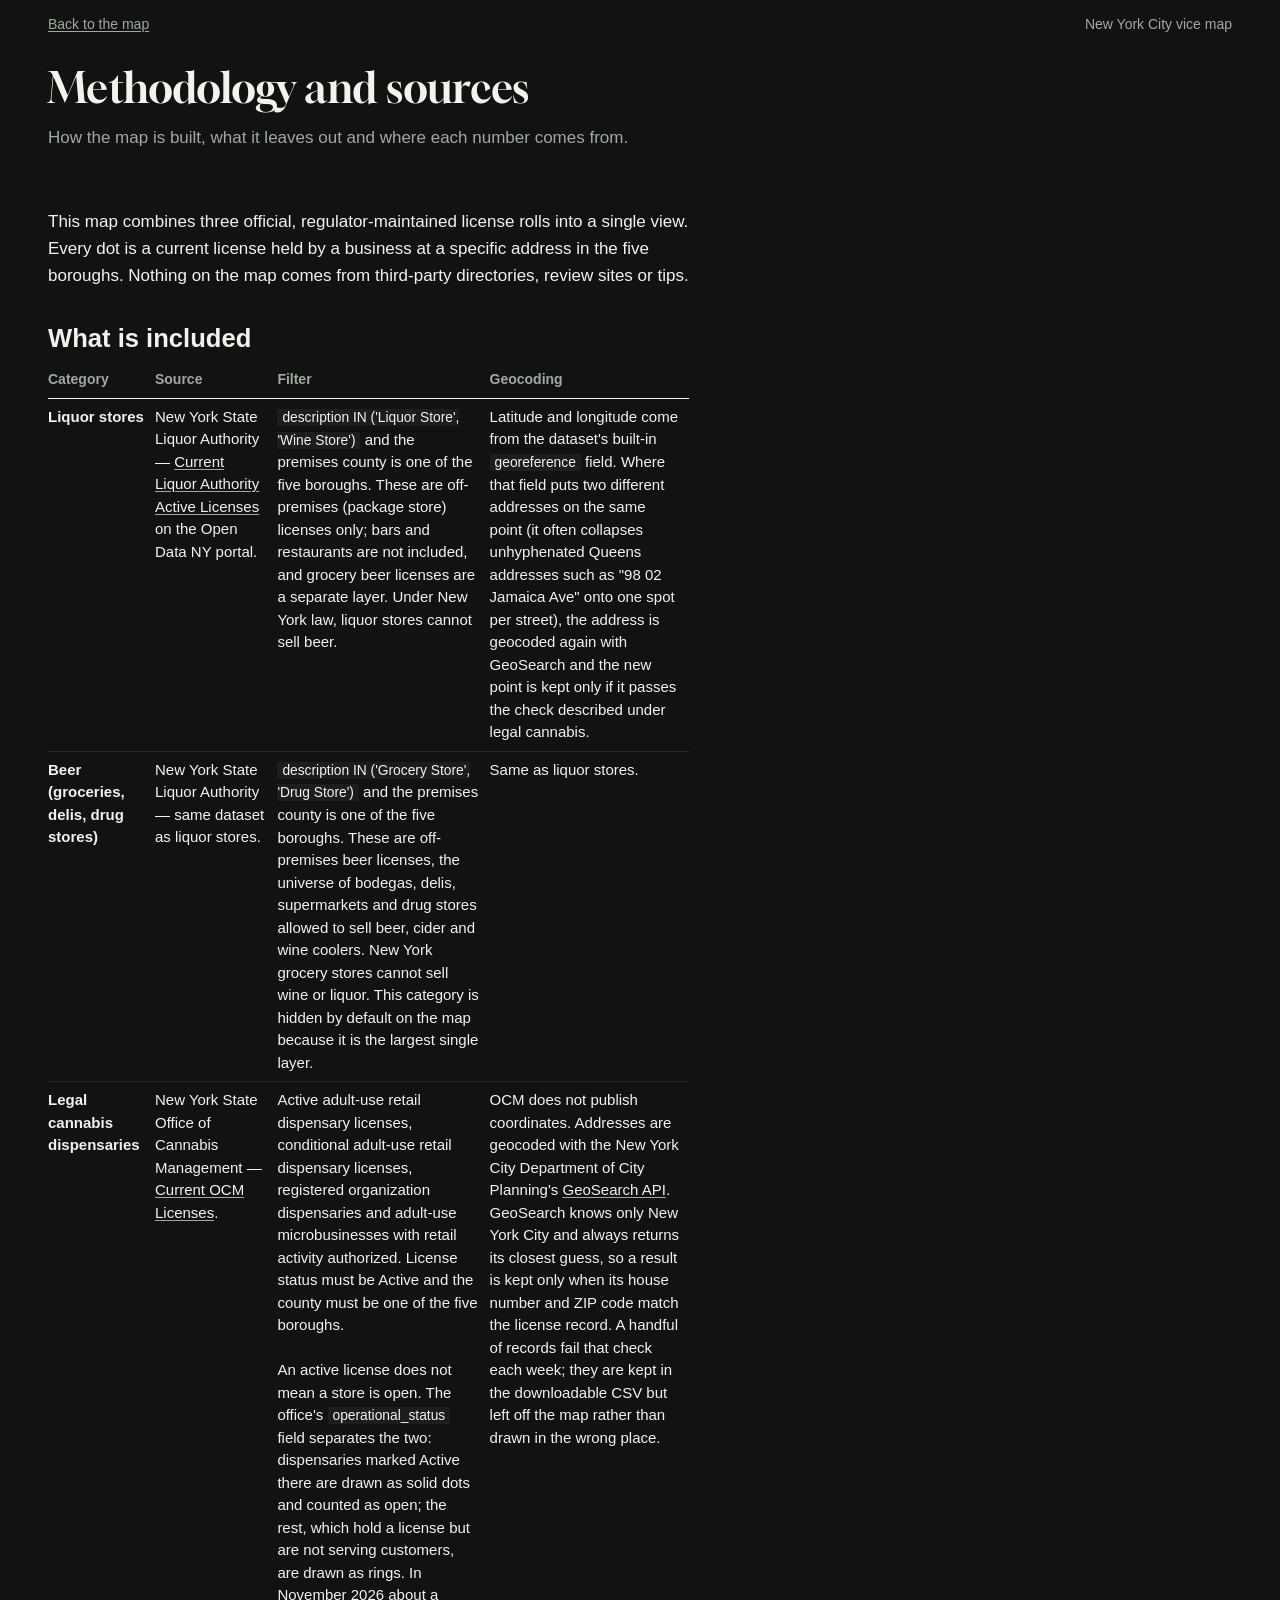
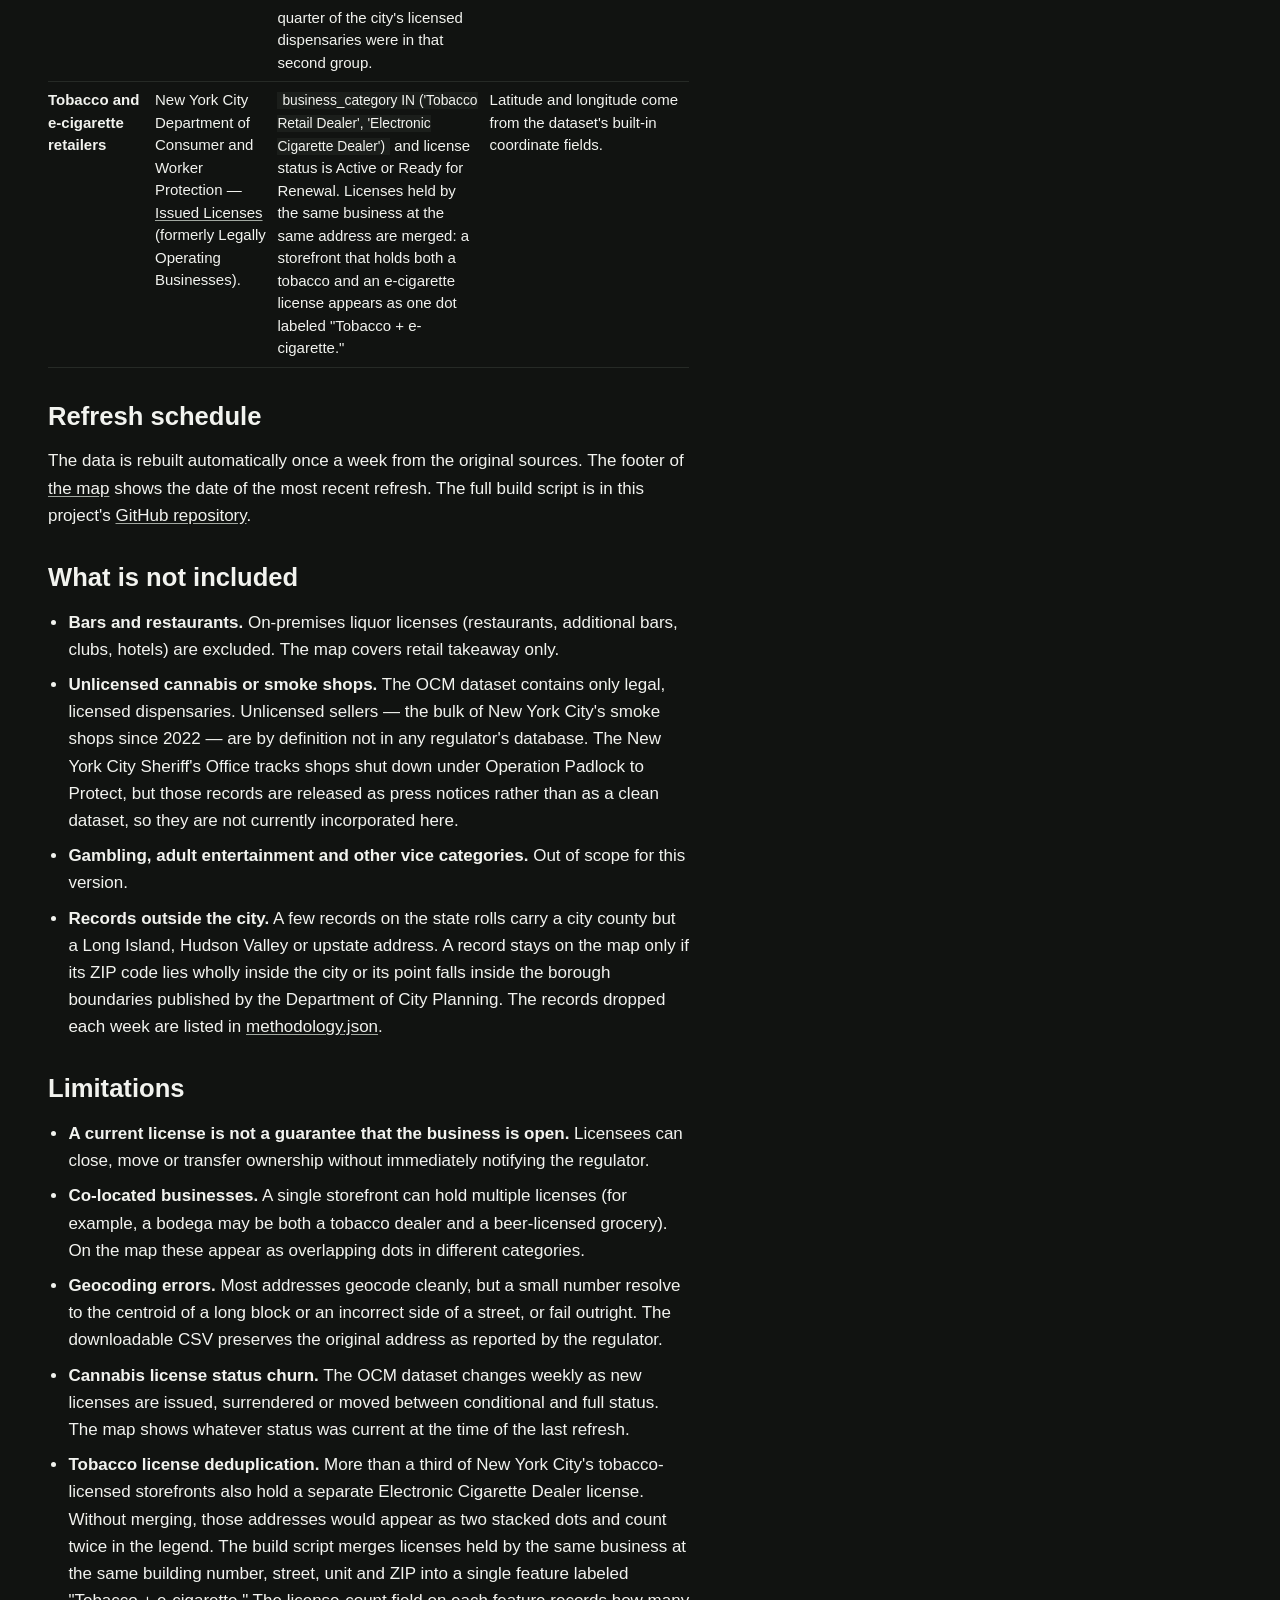
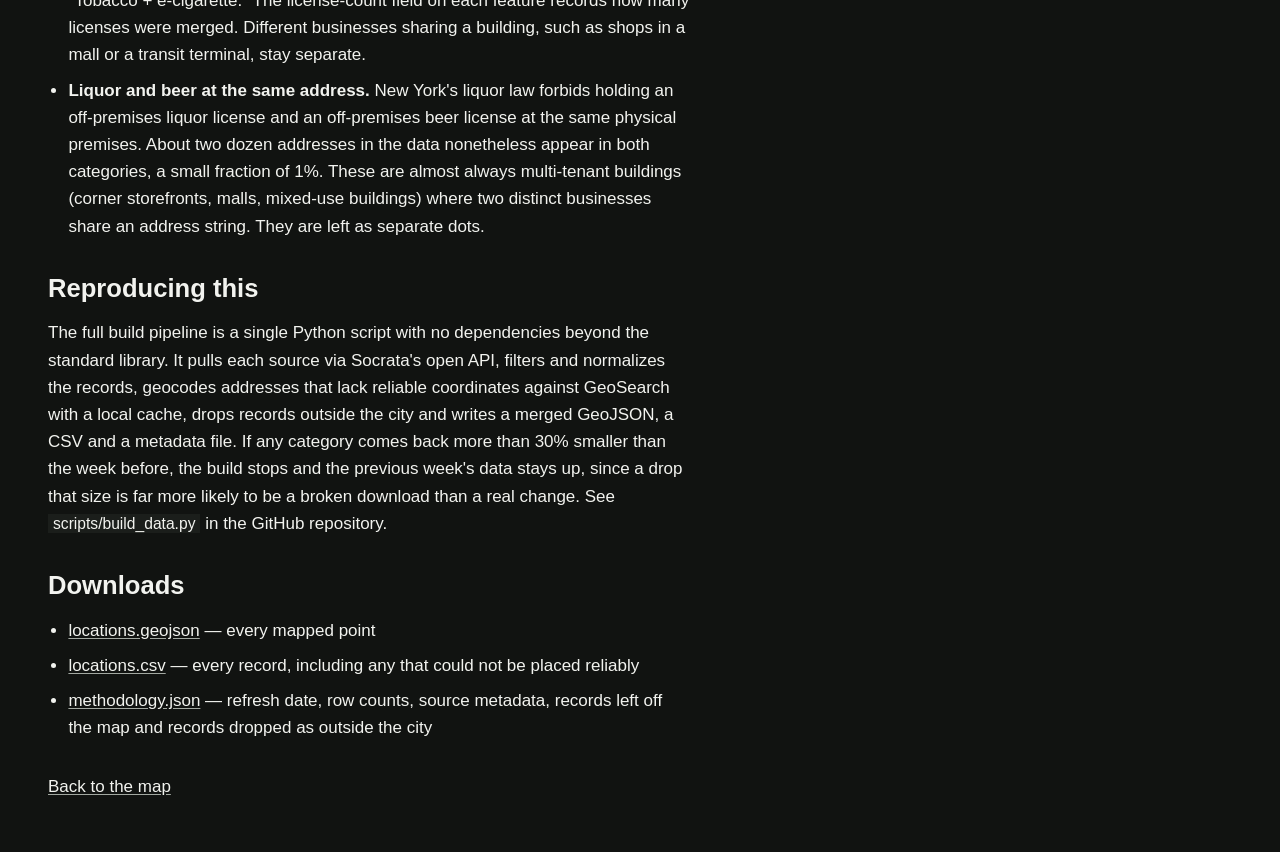
<file: docs/methodology.html>
<!DOCTYPE html>
<html lang="en">
<head>
<meta charset="UTF-8">
<meta name="viewport" content="width=device-width, initial-scale=1.0">
<title>Methodology: New York City vice map</title>
<link rel="preconnect" href="https://fonts.googleapis.com">
<link rel="preconnect" href="https://fonts.gstatic.com" crossorigin>
<link href="https://fonts.googleapis.com/css2?family=Gloock&display=swap" rel="stylesheet">
<link rel="stylesheet" href="assets/house.css?v=20261124">
<link rel="stylesheet" href="assets/styles.css?v=20261124">
</head>
<body>
<div class="sheet">

<div class="strip">
<span><a href="index.html">Back to the map</a></span>
<span>New York City vice map</span>
</div>

<header class="head">
<h1>Methodology and sources</h1>
<p class="lede">How the map is built, what it leaves out and where each number comes from.</p>
</header>

<article class="sec prose">

<p>This map combines three official, regulator-maintained license rolls into a single view. Every dot is a current license held by a business at a specific address in the five boroughs. Nothing on the map comes from third-party directories, review sites or tips.</p>

<h2>What is included</h2>

<div class="tablewrap"><table class="h">
<thead>
<tr><th>Category</th><th>Source</th><th>Filter</th><th>Geocoding</th></tr>
</thead>
<tbody>
<tr>
<td><strong>Liquor stores</strong></td>
<td>New York State Liquor Authority — <a href="https://data.ny.gov/d/9s3h-dpkz" target="_blank" rel="noopener">Current Liquor Authority Active Licenses</a> on the Open Data NY portal.</td>
<td><code>description IN ('Liquor Store', 'Wine Store')</code> and the premises county is one of the five boroughs. These are off-premises (package store) licenses only; bars and restaurants are not included, and grocery beer licenses are a separate layer. Under New York law, liquor stores cannot sell beer.</td>
<td>Latitude and longitude come from the dataset's built-in <code>georeference</code> field. Where that field puts two different addresses on the same point (it often collapses unhyphenated Queens addresses such as "98 02 Jamaica Ave" onto one spot per street), the address is geocoded again with GeoSearch and the new point is kept only if it passes the check described under legal cannabis.</td>
</tr>
<tr>
<td><strong>Beer (groceries, delis, drug stores)</strong></td>
<td>New York State Liquor Authority — same dataset as liquor stores.</td>
<td><code>description IN ('Grocery Store', 'Drug Store')</code> and the premises county is one of the five boroughs. These are off-premises beer licenses, the universe of bodegas, delis, supermarkets and drug stores allowed to sell beer, cider and wine coolers. New York grocery stores cannot sell wine or liquor. This category is hidden by default on the map because it is the largest single layer.</td>
<td>Same as liquor stores.</td>
</tr>
<tr>
<td><strong>Legal cannabis dispensaries</strong></td>
<td>New York State Office of Cannabis Management — <a href="https://data.ny.gov/d/jskf-tt3q" target="_blank" rel="noopener">Current OCM Licenses</a>.</td>
<td>Active adult-use retail dispensary licenses, conditional adult-use retail dispensary licenses, registered organization dispensaries and adult-use microbusinesses with retail activity authorized. License status must be Active and the county must be one of the five boroughs.<br><br>An active license does not mean a store is open. The office's <code>operational_status</code> field separates the two: dispensaries marked Active there are drawn as solid dots and counted as open; the rest, which hold a license but are not serving customers, are drawn as rings. In November 2026 about a quarter of the city's licensed dispensaries were in that second group.</td>
<td>OCM does not publish coordinates. Addresses are geocoded with the New York City Department of City Planning's <a href="https://geosearch.planninglabs.nyc/" target="_blank" rel="noopener">GeoSearch API</a>. GeoSearch knows only New York City and always returns its closest guess, so a result is kept only when its house number and ZIP code match the license record. A handful of records fail that check each week; they are kept in the downloadable CSV but left off the map rather than drawn in the wrong place.</td>
</tr>
<tr>
<td><strong>Tobacco and e-cigarette retailers</strong></td>
<td>New York City Department of Consumer and Worker Protection — <a href="https://data.cityofnewyork.us/d/w7w3-xahh" target="_blank" rel="noopener">Issued Licenses</a> (formerly Legally Operating Businesses).</td>
<td><code>business_category IN ('Tobacco Retail Dealer', 'Electronic Cigarette Dealer')</code> and license status is Active or Ready for Renewal. Licenses held by the same business at the same address are merged: a storefront that holds both a tobacco and an e-cigarette license appears as one dot labeled "Tobacco + e-cigarette."</td>
<td>Latitude and longitude come from the dataset's built-in coordinate fields.</td>
</tr>
</tbody>
</table></div>

<h2>Refresh schedule</h2>
<p>The data is rebuilt automatically once a week from the original sources. The footer of <a href="index.html">the map</a> shows the date of the most recent refresh. The full build script is in this project's <a href="https://github.com/vitalcity-nyc/nyc-vice-map" target="_blank" rel="noopener">GitHub repository</a>.</p>

<h2>What is not included</h2>
<ul>
<li><strong>Bars and restaurants.</strong> On-premises liquor licenses (restaurants, additional bars, clubs, hotels) are excluded. The map covers retail takeaway only.</li>
<li><strong>Unlicensed cannabis or smoke shops.</strong> The OCM dataset contains only legal, licensed dispensaries. Unlicensed sellers — the bulk of New York City's smoke shops since 2022 — are by definition not in any regulator's database. The New York City Sheriff's Office tracks shops shut down under Operation Padlock to Protect, but those records are released as press notices rather than as a clean dataset, so they are not currently incorporated here.</li>
<li><strong>Gambling, adult entertainment and other vice categories.</strong> Out of scope for this version.</li>
<li><strong>Records outside the city.</strong> A few records on the state rolls carry a city county but a Long Island, Hudson Valley or upstate address. A record stays on the map only if its ZIP code lies wholly inside the city or its point falls inside the borough boundaries published by the Department of City Planning. The records dropped each week are listed in <a href="data/methodology.json">methodology.json</a>.</li>
</ul>

<h2>Limitations</h2>
<ul>
<li><strong>A current license is not a guarantee that the business is open.</strong> Licensees can close, move or transfer ownership without immediately notifying the regulator.</li>
<li><strong>Co-located businesses.</strong> A single storefront can hold multiple licenses (for example, a bodega may be both a tobacco dealer and a beer-licensed grocery). On the map these appear as overlapping dots in different categories.</li>
<li><strong>Geocoding errors.</strong> Most addresses geocode cleanly, but a small number resolve to the centroid of a long block or an incorrect side of a street, or fail outright. The downloadable CSV preserves the original address as reported by the regulator.</li>
<li><strong>Cannabis license status churn.</strong> The OCM dataset changes weekly as new licenses are issued, surrendered or moved between conditional and full status. The map shows whatever status was current at the time of the last refresh.</li>
<li><strong>Tobacco license deduplication.</strong> More than a third of New York City's tobacco-licensed storefronts also hold a separate Electronic Cigarette Dealer license. Without merging, those addresses would appear as two stacked dots and count twice in the legend. The build script merges licenses held by the same business at the same building number, street, unit and ZIP into a single feature labeled "Tobacco + e-cigarette." The license-count field on each feature records how many licenses were merged. Different businesses sharing a building, such as shops in a mall or a transit terminal, stay separate.</li>
<li><strong>Liquor and beer at the same address.</strong> New York's liquor law forbids holding an off-premises liquor license and an off-premises beer license at the same physical premises. About two dozen addresses in the data nonetheless appear in both categories, a small fraction of 1%. These are almost always multi-tenant buildings (corner storefronts, malls, mixed-use buildings) where two distinct businesses share an address string. They are left as separate dots.</li>
</ul>

<h2>Reproducing this</h2>
<p>The full build pipeline is a single Python script with no dependencies beyond the standard library. It pulls each source via Socrata's open API, filters and normalizes the records, geocodes addresses that lack reliable coordinates against GeoSearch with a local cache, drops records outside the city and writes a merged GeoJSON, a CSV and a metadata file. If any category comes back more than 30% smaller than the week before, the build stops and the previous week's data stays up, since a drop that size is far more likely to be a broken download than a real change. See <code>scripts/build_data.py</code> in the GitHub repository.</p>

<h2>Downloads</h2>
<ul>
<li><a href="data/locations.geojson">locations.geojson</a> — every mapped point</li>
<li><a href="data/locations.csv">locations.csv</a> — every record, including any that could not be placed reliably</li>
<li><a href="data/methodology.json">methodology.json</a> — refresh date, row counts, source metadata, records left off the map and records dropped as outside the city</li>
</ul>

<p style="margin-top:32px;"><a href="index.html">Back to the map</a></p>

</article>
</div>
</body>
</html>
</file>
<file: docs/assets/house.css>
/* ============================================================
   Vendored from joshgreenman1973/experiments house-style/house.css,
   with the Nov 24 2026 type change (Helvetica Neue; Gloock title).
   HOUSE SYSTEM v5 — black
   Josh Greenman personal projects. Adopted 2026-09-23, replacing
   "muted riso" (kept as house-v4-muted-riso.css), which Josh called drab.

   Fonts: text and headings are Helvetica Neue (system); the h1 title is Gloock (add to <head>):
   <link href="https://fonts.googleapis.com/css2?family=Gloock&display=swap" rel="stylesheet">

   THE PAGE OPENS THE SAME WAY EVERY TIME, AND THEN IT DOESN'T:
     1. a quiet top line: source on the left, date range on the right
     2. h1: the project's name, modest size
     3. .finding: one plain sentence saying the main thing. Not a slogan.
     4. .lede: a short paragraph with the counts written into sentences
     5. the project's own chart, built from its data, before any tabs
   After that, anything goes: sections can switch ground (.g-paper,
   .g-ink with --band), and graphics can use as many of the eight inks
   as the data needs.

   RULES, so this stays itself:
   - Black ground by default. Paper and colour bands are per-section options.
   - No letterspaced all-caps labels. Labels are sentence case.
   - No stat tiles with giant numbers. Counts go into sentences.
   - No display word plus italic accent word in a colour.
   - No rounded corners, box shadows, gradients or glass.
   - No emoji as icons, no pill badges with rounded ends.
   - No monospace, glow or status-light "console" touches. Black here is
     a printed-poster black, not a terminal.
   - Colour carries meaning (category, series, state) and may be generous
     inside graphics. Text stays white or grey.
   - The headline is not oversold: h1 is the name, .finding is plain.

   Charts drawn in canvas or SVG must read colours from these tokens, not
   hard-coded hex, so they survive a ground change. Read them with:
     const s=getComputedStyle(el), t=n=>s.getPropertyValue('--'+n).trim();
   On black, overlapping marks use 'screen' blending; on paper, 'multiply'
   (the --blend token says which).
   ============================================================ */

:root,.g-black{
  --bg:#111311; --bg2:#1b1e1b; --fg:#f2f3ef; --fg2:#a2a8a1;
  --line:#3a3f3a; --line2:#262a26; --grid:rgba(255,255,255,.13); --blend:screen;
  --cobalt:#5b86ff; --vermilion:#ff6a45; --sun:#ffd23f; --mint:#3fd68f;
  --rose:#ff6fae; --cyan:#3cc8d8; --orange:#ff9f2e; --lilac:#b79bff;
  --accent:var(--cobalt);   /* the project's lead ink; override per project */
}
.g-paper{
  --bg:#f4f5f2; --bg2:#e7e9e4; --fg:#121412; --fg2:#5a5f5a;
  --line:#c3c8c1; --line2:#d8dcd6; --grid:rgba(18,20,18,.11); --blend:multiply;
  --cobalt:#1f4fd6; --vermilion:#d8401f; --sun:#b98d00; --mint:#13925a;
  --rose:#d23a7e; --cyan:#0f8a99; --orange:#cc6a00; --lilac:#6c4fd0;
}
.g-ink{ /* a full colour band; set --band on the element */
  --bg:var(--band,#ffd23f); --bg2:rgba(0,0,0,.06); --fg:#121412; --fg2:#3d3a2c;
  --line:rgba(18,20,18,.35); --line2:rgba(18,20,18,.18); --grid:rgba(18,20,18,.16); --blend:multiply;
  --cobalt:#1c3fae; --vermilion:#b8321a; --sun:#121412; --mint:#0d6e43;
  --rose:#a92363; --cyan:#0b6874; --orange:#8f4a00; --lilac:#4f36a8;
}
/* Legacy names from v4, mapped so older page code keeps working. */
:root,.g-black,.g-paper,.g-ink{
  --paper:var(--bg); --paper2:var(--bg2); --ink:var(--fg); --ink2:var(--fg2);
  --hair:var(--line); --hair2:var(--line2);
  --ink1:var(--cobalt); --ink2c:var(--mint); --ink3:var(--accent); --ink4:var(--sun); --ink5:var(--cyan);

  --sans:'Helvetica Neue',Helvetica,Arial,sans-serif;
  --display:'Helvetica Neue',Helvetica,Arial,sans-serif;
  --title:'Gloock',Georgia,serif;
  /* type scale */
  --t-micro:13px;   /* meta, axis, footnote */
  --t-small:14px;   /* labels, tabs, captions */
  --t-body:17px;
  --t-rec:1.12rem;
  --t-find:clamp(1.2rem,1.9vw,1.55rem);
  --t-h1:clamp(1.9rem,3.2vw,2.6rem);
}
:root{color-scheme:dark}
.g-paper,.g-ink{color-scheme:light}

*{box-sizing:border-box}
html,body{margin:0;padding:0}
body{background:var(--bg);color:var(--fg);font-family:var(--sans);font-size:var(--t-body);line-height:1.55;-webkit-font-smoothing:antialiased}
a{color:var(--fg);text-decoration-color:var(--fg2);text-underline-offset:2px}
a:hover{text-decoration-color:var(--fg)}
button{font-family:inherit}
:focus-visible{outline:2px solid var(--sun);outline-offset:2px}
.g-black,.g-paper,.g-ink{background:var(--bg);color:var(--fg)}

/* ---------- shell ---------- */
.sheet{max-width:1400px;margin:0 auto;position:relative}
.sec{padding:34px clamp(16px,4vw,48px)}
.strip{
  padding:14px clamp(16px,4vw,48px) 0;display:flex;justify-content:space-between;gap:6px 16px;flex-wrap:wrap;
  font-size:var(--t-small);color:var(--fg2);
}
.strip a{color:var(--fg2)}
.strip a:hover{color:var(--fg)}

/* ---------- opening ---------- */
.head{position:relative;padding:30px clamp(16px,4vw,48px) 6px}
.hmark{display:none} /* v4 corner marks were made for paper; the opening chart replaces them */
h1{font-family:var(--title);font-weight:400;margin:0;
  font-size:var(--t-h1);line-height:1.05;letter-spacing:0}
.finding{font-family:var(--display);font-weight:400;font-size:var(--t-find);
  line-height:1.3;margin:12px 0 0;max-width:40ch;text-wrap:pretty}
.sub,.lede{margin:16px 0 0;max-width:62ch;font-size:var(--t-body);line-height:1.55;color:var(--fg2)}
.sub b,.lede b{color:var(--fg);font-weight:700}
.src{margin:14px 0 0;font-size:var(--t-small);color:var(--fg2)}
.src a{color:var(--fg2)}

/* ---------- figures ---------- */
.fig{padding:26px clamp(16px,4vw,48px) 8px}
.figcap{display:flex;justify-content:space-between;flex-wrap:wrap;gap:6px 20px;font-size:var(--t-small);color:var(--fg2);margin:0 0 8px}
.figcap b{color:var(--fg)}
.key{display:inline-flex;align-items:center;gap:6px;margin-right:12px;white-space:nowrap;font-size:var(--t-small)}
.key i{width:10px;height:10px;display:inline-block}
.readout{font-size:15px;min-height:1.6em;margin-top:8px;font-variant-numeric:tabular-nums}
.readout b{color:var(--sun)}
canvas{display:block;max-width:100%}
.split{display:grid;grid-template-columns:minmax(0,1fr) minmax(0,1fr);gap:28px 44px}
@media(max-width:760px){.split{grid-template-columns:1fr}}
.pair{display:grid;grid-template-columns:1fr 1fr;gap:18px}
@media(max-width:560px){.pair{grid-template-columns:1fr}}
h2{font-family:var(--display);font-weight:700;font-size:1.6rem;line-height:1.12;margin:0 0 6px}
h3{font-family:var(--display);font-weight:700;font-size:1.35rem;line-height:1.15;margin:0 0 4px}
h4{font-size:15px;font-weight:700;margin:0 0 6px}
.aside{font-size:15px;color:var(--fg2);margin:0 0 16px;max-width:62ch}
/* heat grid: set background per cell from a ramp between --bg and an ink */
.heat{display:grid;gap:2px;font-size:var(--t-micro)}
.heat .h{color:var(--fg2);text-align:center}
.heat .n{padding-right:8px;white-space:nowrap;overflow:hidden;text-overflow:ellipsis;font-weight:600;align-self:center}
.heat .c{min-height:14px;display:block}
/* one square per item */
.waffle{display:grid;grid-template-columns:repeat(11,1fr);gap:3px;max-width:280px}
.waffle i{aspect-ratio:1;display:block}
.legend{display:flex;flex-wrap:wrap;gap:6px 16px;font-size:var(--t-small);margin-top:12px}
/* keyed list */
.list .row{display:grid;grid-template-columns:14px minmax(0,1fr) auto;gap:12px;align-items:baseline;padding:9px 0;border-top:1.5px solid var(--fg)}
.list .row:last-child{border-bottom:1.5px solid var(--fg)}
.list .sw{width:12px;height:12px;display:block;align-self:center}
.list .nm{font-family:var(--display);font-weight:650;font-size:var(--t-rec);line-height:1.15}
.list .sub{display:block;margin:2px 0 0;font-size:var(--t-small);color:var(--fg2)}
.list .num{font-family:var(--display);font-weight:600;font-variant-numeric:tabular-nums;text-align:right}

/* ---------- counts: legacy row, kept quiet. Prefer writing counts into .lede ---------- */
.capline{padding:10px clamp(16px,4vw,48px) 0;font-size:var(--t-small);color:var(--fg2)}
.capline b{color:var(--fg);font-weight:700}
.counts{display:flex;flex-wrap:wrap;gap:4px 28px;padding:8px clamp(16px,4vw,48px) 14px}
.counts div{display:flex;align-items:baseline;gap:7px}
.counts b{font-family:var(--display);font-weight:600;font-size:1.05rem;font-variant-numeric:tabular-nums}
.counts span{font-size:var(--t-small);color:var(--fg2)}

/* ---------- tabs ---------- */
.tabs{display:flex;flex-wrap:wrap;gap:0;padding:0 clamp(16px,4vw,48px);border-bottom:1px solid var(--line);margin-top:10px}
.tabs button{font-size:15px;font-weight:600;background:none;border:0;border-bottom:3px solid transparent;
  color:var(--fg2);padding:11px 14px 9px;cursor:pointer;margin-bottom:-1px}
.tabs button:hover{color:var(--fg)}
.tabs button.on{color:var(--fg);border-bottom-color:var(--accent)}

/* ---------- controls ---------- */
.controls{display:flex;gap:9px;flex-wrap:wrap;align-items:center;padding:14px clamp(16px,4vw,48px);border-bottom:1px solid var(--line2)}
input[type=search],input[type=text]{
  flex:1 1 260px;min-width:0;font-family:var(--sans);font-size:15px;font-weight:500;
  padding:10px 13px;border:1px solid var(--line);background:var(--bg2);color:var(--fg);border-radius:0;outline:none}
input[type=search]:focus,input[type=text]:focus{border-color:var(--fg)}
input::placeholder{color:var(--fg2)}
select{font-family:var(--sans);font-size:14px;font-weight:600;padding:10px 9px;border:1px solid var(--line);
  background:var(--bg2);color:var(--fg);border-radius:0}
.chip{font-size:var(--t-small);font-weight:600;padding:7px 11px;border:1px solid var(--line);background:transparent;
  color:var(--fg2);cursor:pointer;border-radius:0}
.chip:hover{border-color:var(--fg);color:var(--fg)}
.chip[aria-pressed=true]{background:var(--fg);color:var(--bg);border-color:var(--fg)}

/* ---------- panels and columns ---------- */
.cols{display:grid;grid-template-columns:1.08fr 1fr}
@media(max-width:900px){.cols{grid-template-columns:1fr}}
.cols>.col{padding:0;min-width:0}
.cols>.col:first-child{border-right:1px solid var(--line2)}
@media(max-width:900px){.cols>.col:first-child{border-right:0}}
.colhead{display:flex;justify-content:space-between;align-items:center;gap:12px;
  padding:12px clamp(16px,4vw,48px) 8px;font-size:var(--t-small);font-weight:600;color:var(--fg2);border-bottom:1px solid var(--line2)}
.pad{padding:16px clamp(16px,4vw,48px) 26px}

/* ---------- records ---------- */
.rec{display:block;width:100%;text-align:left;background:none;border:0;border-bottom:1px solid var(--line2);
  padding:11px clamp(16px,4vw,48px);cursor:pointer;font-family:inherit;color:inherit}
.rec:hover{background:var(--bg2)}
.rec.sel{background:var(--bg2);box-shadow:inset 4px 0 0 var(--accent)}
.rec b{font-family:var(--display);font-weight:600;font-size:var(--t-rec);display:block;line-height:1.25}
.rec .meta{font-style:normal;font-size:var(--t-small);color:var(--fg2);display:block;margin-top:3px}
.pill{display:inline-block;padding:0 6px;margin-right:7px;color:#111311;background:var(--mint);font-weight:700}
.pill.c{background:var(--cobalt)}
.pill.o{background:var(--accent)}

/* ---------- bars ---------- */
.brow{display:flex;align-items:center;gap:11px;padding:6px 0}
.brow span{width:110px;font-size:.94rem;font-weight:600;flex:none}
.brow i{height:12px;display:block;background:var(--accent)}
.brow u{text-decoration:none;font-family:var(--display);font-weight:600;margin-left:auto;font-variant-numeric:tabular-nums;font-size:.94rem}

/* ---------- tables ---------- */
table.h{width:100%;border-collapse:collapse;font-size:.94rem}
table.h th{font-size:var(--t-small);font-weight:700;color:var(--fg2);text-align:left;padding:7px 10px 7px 0;border-bottom:1.5px solid var(--fg)}
table.h td{padding:7px 10px 7px 0;border-bottom:1px solid var(--line2)}
table.h td.n,table.h th.n{text-align:right;font-variant-numeric:tabular-nums}

/* ---------- drawer for a single record ---------- */
.drawer{position:fixed;inset:0;z-index:900;display:none}
.drawer.open{display:block}
.drawer .scrim{position:absolute;inset:0;background:rgba(0,0,0,.6)}
.drawer .panel{position:absolute;top:0;right:0;height:100%;width:min(720px,100%);background:var(--bg);border-left:1px solid var(--line);overflow:auto}
.drawer .dhead{position:sticky;top:0;background:var(--bg2);border-bottom:1px solid var(--line);
  padding:14px 22px;display:flex;justify-content:space-between;gap:14px;align-items:flex-start;z-index:2}
.drawer .dhead .lbl{font-size:var(--t-small);color:var(--fg2)}
.drawer .dhead h2{margin:3px 0 0;font-size:1.4rem;line-height:1.16}
.xbtn{font-size:19px;line-height:1;background:none;border:1px solid var(--line);width:32px;height:32px;cursor:pointer;color:var(--fg);flex:none}
.xbtn:hover{border-color:var(--fg)}
.dbody{padding:18px 22px 60px}
dl.f{margin:0 0 18px;border-top:1px solid var(--line2)}
dl.f>div{display:grid;grid-template-columns:150px 1fr;gap:12px;padding:8px 0;border-bottom:1px solid var(--line2);font-size:.95rem}
dl.f dt{font-size:var(--t-small);color:var(--fg2);font-weight:600;padding-top:2px}
dl.f dd{margin:0}
@media(max-width:560px){dl.f>div{grid-template-columns:1fr;gap:2px}}
.narr h4{font-size:15px;font-weight:700;margin:22px 0 7px}
.narr p{margin:0 0 11px;font-size:1rem;line-height:1.62}
.srcbtn{display:inline-block;font-size:var(--t-small);font-weight:700;border:1px solid var(--fg);padding:9px 13px;
  text-decoration:none;color:var(--fg);margin-top:8px}
.srcbtn:hover{background:var(--fg);color:var(--bg)}

/* ---------- footer ---------- */
.foot{padding:22px clamp(16px,4vw,48px) 44px;border-top:1px solid var(--line2);font-size:.94rem;color:var(--fg2)}
.foot a{color:var(--fg)}
.caution{font-size:var(--t-small);color:var(--fg2);border-left:3px solid var(--sun);padding:6px 0 6px 12px;margin:0 0 14px;max-width:80ch;line-height:1.55}
.empty{padding:36px clamp(16px,4vw,48px);color:var(--fg2);font-size:.95rem}
</file>
<file: docs/assets/styles.css>
/* NYC vice map, on house style v5 (assets/house.css loads first). */
:root{
  --liquor:var(--rose);
  --cannabis:var(--mint);
  --tobacco:var(--sun);
  --beer:var(--cobalt);
  --accent:var(--sun);
}
[hidden]{display:none !important}

/* opening */
.strip>span:last-child{white-space:nowrap}
.lede{max-width:66ch}
.lede b{font-variant-numeric:tabular-nums}

/* controls */
.controls{flex-direction:column;align-items:stretch;gap:10px;margin-top:18px;border-top:1px solid var(--line2)}
.cats,.find{display:flex;flex-wrap:wrap;gap:8px;align-items:center}
.chip.cat{display:inline-flex;align-items:center;gap:8px;color:var(--fg)}
.chip.cat .sw{width:10px;height:10px;display:inline-block;flex:none}
.chip.cat[data-cat=liquor] .sw{background:var(--liquor)}
.chip.cat[data-cat=cannabis] .sw{background:var(--cannabis)}
.chip.cat[data-cat=tobacco] .sw{background:var(--tobacco)}
.chip.cat[data-cat=beer] .sw{background:var(--beer)}
.chip.cat[aria-pressed=false]{color:var(--fg2)}
.chip.cat[aria-pressed=false] .sw{background:transparent !important;outline:1.5px solid var(--fg2);outline-offset:-1.5px}
.chip.cat[aria-pressed=true]{background:var(--bg2);color:var(--fg);border-color:var(--fg)}
.chip .count{color:var(--fg2);font-weight:500;font-variant-numeric:tabular-nums}
.search-wrap{position:relative;flex:1 1 300px;max-width:440px;display:flex}
.search-wrap input{flex:1}
.inline-label{display:inline-flex;align-items:center;gap:8px;font-size:var(--t-small);color:var(--fg2)}
#reset-btn{padding:10px 13px}

.suggestions{position:absolute;top:calc(100% + 2px);left:0;right:0;z-index:1000;max-height:320px;overflow-y:auto;
  background:var(--bg2);border:1px solid var(--fg)}
.suggestion{display:flex;flex-direction:column;padding:8px 12px;cursor:pointer;border-bottom:1px solid var(--line2);font-size:15px;line-height:1.3}
.suggestion:last-child{border-bottom:0}
.suggestion:hover,.suggestion.active{background:var(--fg);color:var(--bg)}
.suggestion:hover .s-addr,.suggestion.active .s-addr{color:var(--bg)}
.suggestion .s-name{font-weight:700}
.suggestion .s-addr{color:var(--fg2);font-size:var(--t-micro)}
.suggestion.empty{color:var(--fg2);cursor:default}
.suggestion.empty:hover{background:none;color:var(--fg2)}

/* map */
.mapcap{padding:12px clamp(16px,4vw,48px) 8px;margin:0;align-items:center}
#ring-note{display:inline-flex;align-items:center;gap:7px}
#visible-count{font-variant-numeric:tabular-nums}
#map{width:100%;height:max(480px,74vh);position:relative;background:var(--bg);border-top:1px solid var(--line2);border-bottom:1px solid var(--line2)}
.leaflet-container{background:var(--bg);font-family:var(--sans)}
/* house.css caps canvases at max-width:100%; Leaflet's panes are zero-width */
.leaflet-container canvas{max-width:none}
/* overlapping marks add light on black */
.leaflet-pane canvas{mix-blend-mode:var(--blend)}
.leaflet-bar{border:1px solid var(--line) !important;border-radius:0 !important;box-shadow:none !important}
.leaflet-bar a,.leaflet-bar a:hover{background:var(--bg2);color:var(--fg);border-radius:0 !important;border-bottom-color:var(--line)}
.leaflet-bar a:hover{background:var(--fg);color:var(--bg)}
.leaflet-control-attribution{background:rgba(17,19,17,.8) !important;color:var(--fg2)}
.leaflet-control-attribution a{color:var(--fg2)}
.leaflet-popup-content-wrapper{background:var(--bg2);color:var(--fg);border-radius:0;box-shadow:none;border:1px solid var(--fg)}
.leaflet-popup-tip{background:var(--bg2);box-shadow:none;border:1px solid var(--fg)}
.leaflet-container a.leaflet-popup-close-button{color:var(--fg2)}
.leaflet-container a.leaflet-popup-close-button:hover{color:var(--fg)}
.leaflet-popup-content{font-family:var(--sans);font-size:15px;line-height:1.45;margin:12px 16px}
.leaflet-popup-content a{color:var(--fg)}
.pop-name{font-weight:700;font-size:17px;line-height:1.2;margin-bottom:5px}
.pop-cat{font-size:var(--t-small);margin-bottom:3px;display:flex;align-items:center}
.pop-status{font-size:var(--t-small);font-weight:700;margin-bottom:3px}
.pop-addr{color:var(--fg2);margin-bottom:5px}
.pop-meta{font-size:var(--t-micro);color:var(--fg2);word-break:break-word}
.pop-meta a{color:var(--fg2)}
.pop-dot{display:inline-block;width:10px;height:10px;border-radius:50%;background:var(--c);border:1.5px solid var(--c);flex:none;margin-right:7px;vertical-align:-1px}
.pop-dot.hollow{background:transparent}
.anchor-pin{background:var(--fg);border:3px solid var(--bg);border-radius:50%;box-shadow:0 0 0 1.5px var(--fg)}

/* nearby panel */
.nearby-panel{position:absolute;top:12px;right:12px;z-index:500;width:320px;max-height:calc(100% - 24px);
  background:var(--bg);border:1px solid var(--fg);display:flex;flex-direction:column;overflow:hidden}
.nearby-panel header{display:flex;align-items:flex-start;justify-content:space-between;gap:10px;padding:12px 14px;border-bottom:1px solid var(--line)}
.nearby-panel h3{margin:0;font-size:1.1rem;line-height:1.25}
.nearby-summary{padding:10px 14px 12px;border-bottom:1px solid var(--line);display:flex;flex-direction:column;gap:3px;font-size:var(--t-small);color:var(--fg2)}
.nearby-summary .ns-total{color:var(--fg);font-weight:700;font-size:15px;margin-bottom:2px}
.nearby-summary .ns-cat{display:flex;align-items:center;gap:7px}
.nearby-summary .ns-dot{width:9px;height:9px;flex:none}
.nearby-list{list-style:none;margin:0;padding:0;overflow-y:auto;flex:1}
.nearby-list li{display:flex;gap:9px;align-items:flex-start;padding:9px 14px;border-bottom:1px solid var(--line2);cursor:pointer;font-size:15px}
.nearby-list li:hover{background:var(--bg2)}
.nearby-list li:focus{outline:2px solid var(--sun);outline-offset:-2px}
.nearby-list .nl-dot{width:9px;height:9px;border-radius:50%;flex:0 0 9px;margin-top:6px;background:var(--c);border:1.5px solid var(--c)}
.nearby-list .nl-dot.hollow{background:transparent}
.nearby-list .nl-text{min-width:0;flex:1}
.nearby-list .nl-name,.nearby-list .nl-meta{display:block;white-space:nowrap;overflow:hidden;text-overflow:ellipsis}
.nearby-list .nl-name{font-weight:700}
.nearby-list .nl-meta{font-size:var(--t-micro);color:var(--fg2)}
.nearby-list .nl-dist{font-size:var(--t-micro);color:var(--fg2);font-variant-numeric:tabular-nums;flex:none;margin-top:2px}
.nearby-list .nl-more{cursor:default;color:var(--fg2);font-size:var(--t-micro)}
.nearby-list .nl-more:hover{background:none}

/* table */
.table-head{display:flex;align-items:baseline;justify-content:space-between;flex-wrap:wrap;gap:6px 16px}
.downloads{margin:0;font-size:var(--t-small);color:var(--fg2)}
.tabulator{background:var(--bg);border:0;font-size:15px;color:var(--fg)}
.tabulator .tabulator-header{background:var(--bg);color:var(--fg2);border-bottom:1.5px solid var(--fg)}
.tabulator .tabulator-header .tabulator-col{background:var(--bg) !important;border-right:0}
.tabulator .tabulator-header .tabulator-col .tabulator-col-content{padding:8px 10px 8px 0}
.tabulator .tabulator-header .tabulator-col .tabulator-col-title{font-size:var(--t-small);font-weight:700}
.tabulator .tabulator-header .tabulator-col input,
.tabulator .tabulator-header .tabulator-col select{background:var(--bg2);color:var(--fg);border:1px solid var(--line);padding:6px 8px !important;font-family:var(--sans);font-size:14px;border-radius:0}
.tabulator .tabulator-header .tabulator-col .tabulator-col-content .tabulator-col-sorter .tabulator-arrow{border-bottom-color:var(--fg2)}
.tabulator .tabulator-tableholder{background:var(--bg)}
.tabulator-row,.tabulator-row.tabulator-row-even{background:var(--bg);color:var(--fg);border-bottom:1px solid var(--line2);cursor:pointer}
.tabulator-row.tabulator-selectable:hover,.tabulator-row:hover{background:var(--bg2) !important}
.tabulator-row .tabulator-cell{border-right:0;padding:9px 10px 9px 0}
.tabulator .tabulator-footer{background:var(--bg);color:var(--fg2);border-top:1px solid var(--line);font-weight:500}
.tabulator .tabulator-footer .tabulator-page,
.tabulator .tabulator-footer .tabulator-page-size{background:transparent;color:var(--fg2);border:1px solid var(--line);border-radius:0;font-family:var(--sans)}
.tabulator .tabulator-footer .tabulator-page:not(.disabled):hover{background:var(--bg2);color:var(--fg)}
.tabulator .tabulator-footer .tabulator-page.active{background:var(--fg);color:var(--bg);border-color:var(--fg)}
.tabulator .tabulator-placeholder .tabulator-placeholder-contents{color:var(--fg2)}
.tabulator-popup-container,.tabulator-edit-list{background:var(--bg2) !important;color:var(--fg);border:1px solid var(--fg) !important;box-shadow:none !important;border-radius:0 !important;font-family:var(--sans)}
.tabulator-edit-list .tabulator-edit-list-item{color:var(--fg)}
.tabulator-edit-list .tabulator-edit-list-item:hover,.tabulator-edit-list .tabulator-edit-list-item.active{background:var(--fg) !important;color:var(--bg) !important}
.tabulator .cat-pill{display:inline-flex;align-items:center}
.tabulator .muted{color:var(--fg2)}

.foot p{margin:0 0 8px;max-width:80ch}

/* methodology page */
.prose{max-width:78ch}
.prose h2{margin:34px 0 10px}
.prose p,.prose li{line-height:1.6}
.prose ul{padding-left:1.2em}
.prose li{margin-bottom:8px}
.prose code{font-family:inherit;font-size:.92em;background:var(--bg2);padding:1px 5px}
.prose table.h td{vertical-align:top;font-size:15px;line-height:1.5}
.tablewrap{overflow-x:auto;max-width:1100px}

@media(max-width:700px){
  .strip>span:last-child{white-space:normal}
  .search-wrap{max-width:none;flex-basis:100%}
  #map{height:max(420px,62vh)}
  .nearby-panel{width:calc(100% - 24px);max-height:55%;top:auto;bottom:12px}
}
</file>
